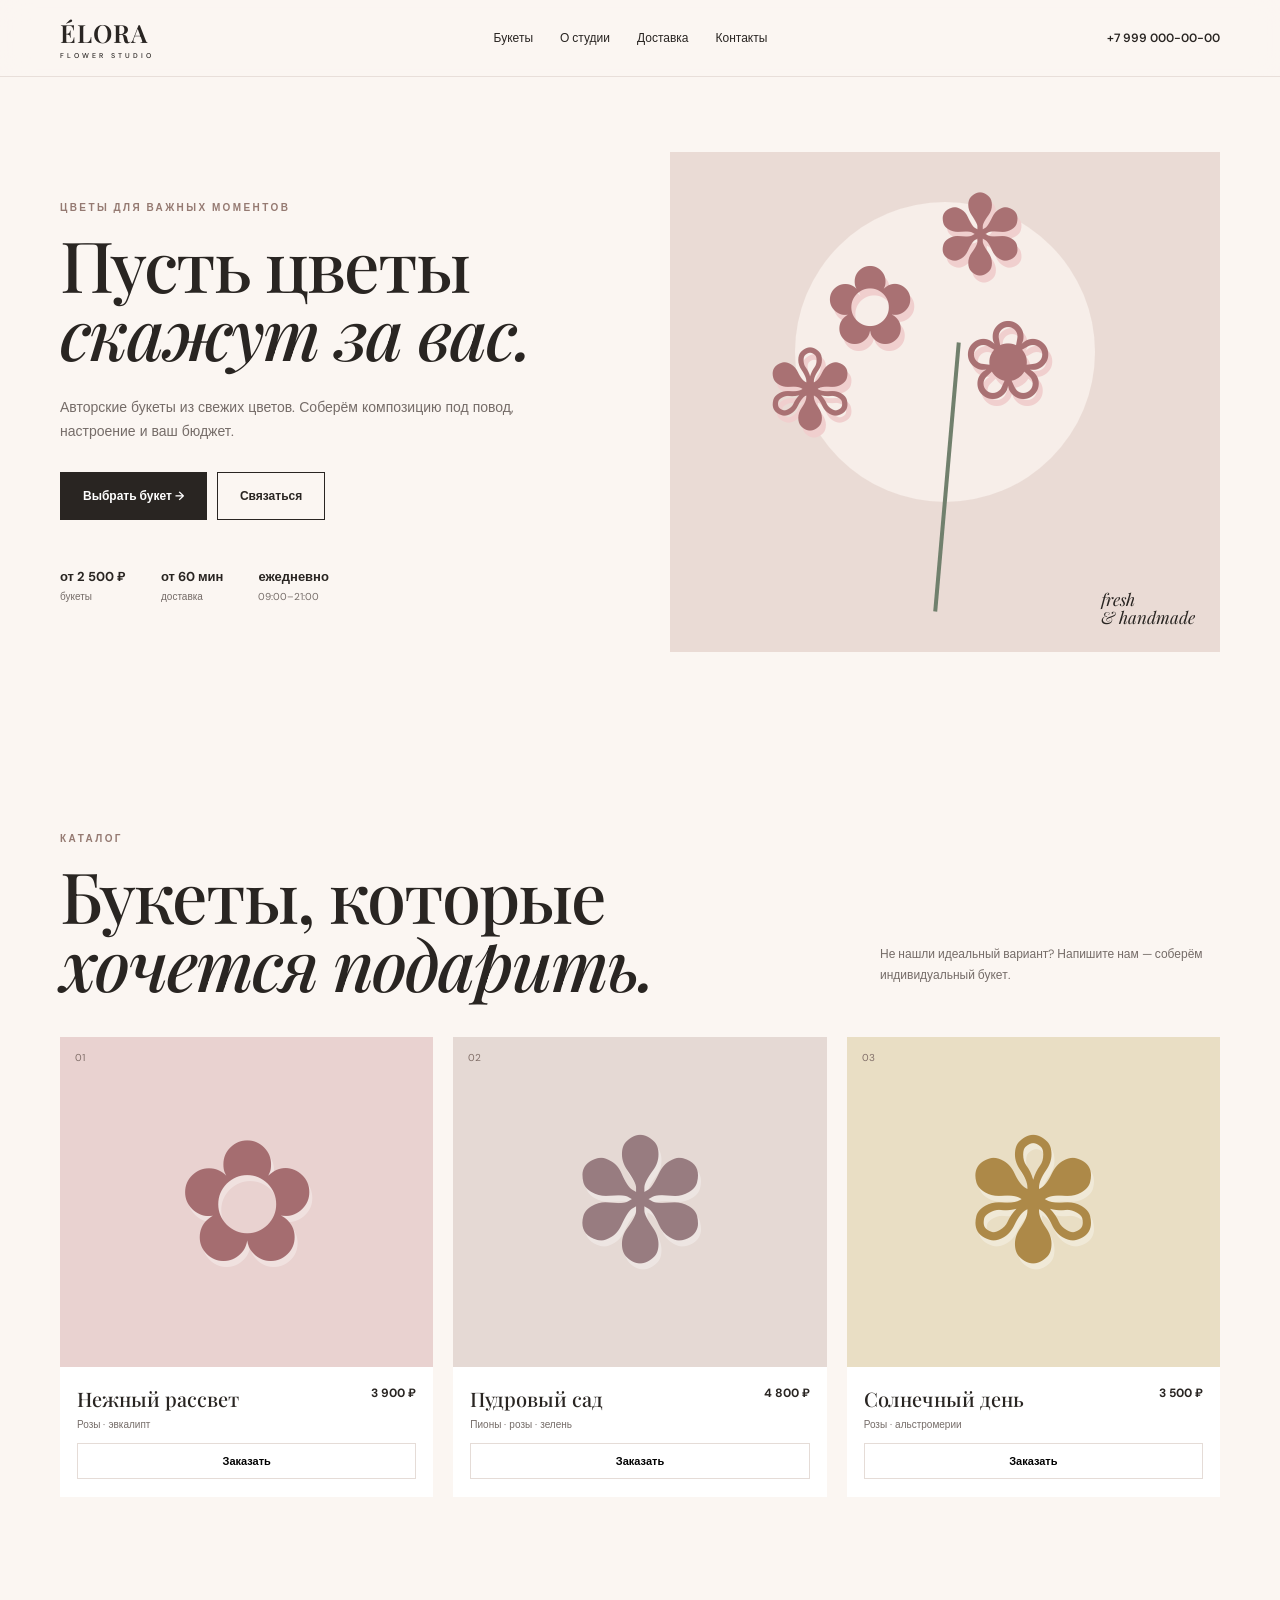
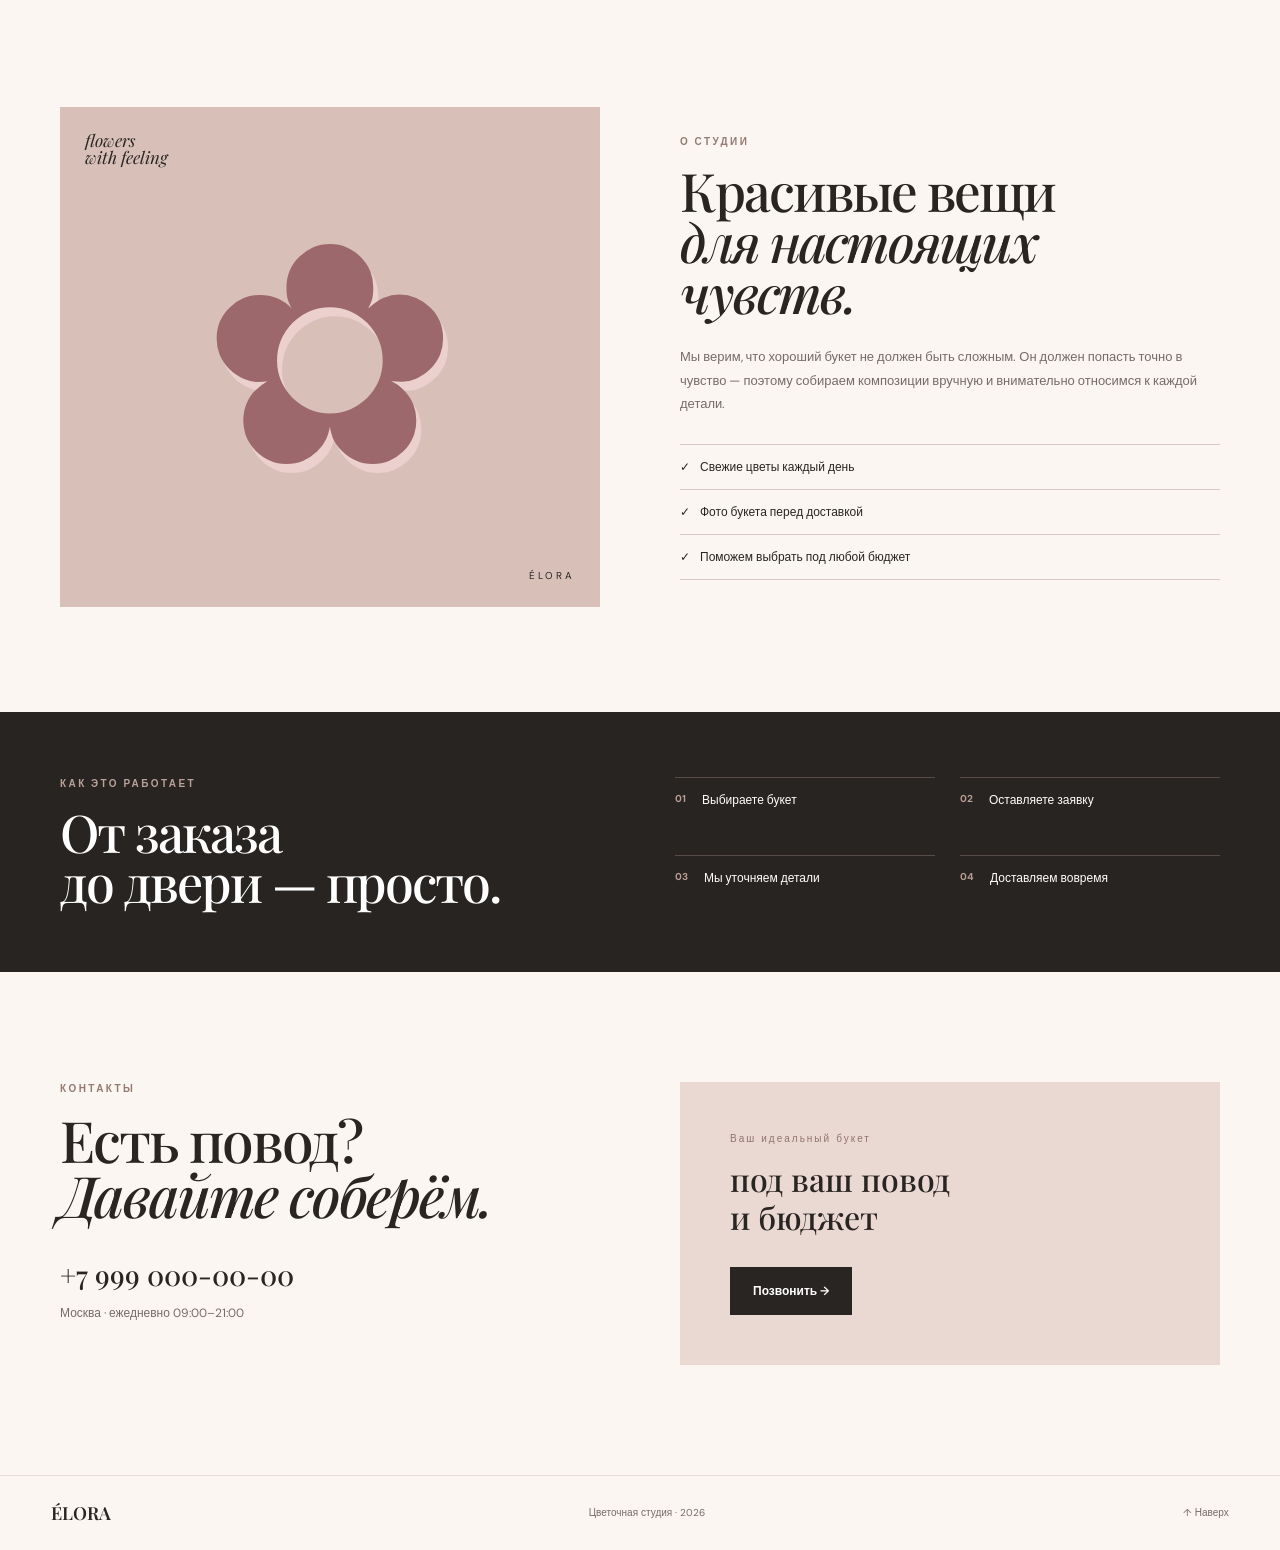
<file: web/flower-shop/index.html>
<!doctype html><html lang="ru"><head><meta charset="utf-8"><meta name="viewport" content="width=device-width,initial-scale=1"><meta name="theme-color" content="#fbf6f2"><title>ÉLORA — цветочная студия</title><meta name="description" content="Авторские букеты и доставка цветов."><link rel="stylesheet" href="style.css"></head><body><header><div class="nav"><a class="logo" href="#top">ÉLORA<span>FLOWER STUDIO</span></a><nav><a href="#catalog">Букеты</a><a href="#about">О студии</a><a href="#delivery">Доставка</a><a href="#contacts">Контакты</a></nav><a class="tel" href="tel:+79990000000">+7 999 000-00-00</a><button class="menu">☰</button></div></header><main id="top"><section class="hero"><div class="hero-copy"><p class="eyebrow">ЦВЕТЫ ДЛЯ ВАЖНЫХ МОМЕНТОВ</p><h1>Пусть цветы<br><i>скажут за вас.</i></h1><p>Авторские букеты из свежих цветов. Соберём композицию под повод, настроение и ваш бюджет.</p><div class="actions"><a class="btn dark" href="#catalog">Выбрать букет →</a><a class="btn" href="#contacts">Связаться</a></div><div class="facts"><b>от 2 500 ₽<small>букеты</small></b><b>от 60 мин<small>доставка</small></b><b>ежедневно<small>09:00–21:00</small></b></div></div><div class="hero-photo"><div class="petal p1">✿</div><div class="petal p2">✽</div><div class="petal p3">❀</div><div class="petal p4">✾</div><div class="stem"></div><span>fresh<br>& handmade</span></div></section><section id="catalog" class="section"><div class="head"><div><p class="eyebrow">КАТАЛОГ</p><h2>Букеты, которые<br><i>хочется подарить.</i></h2></div><p>Не нашли идеальный вариант? Напишите нам — соберём индивидуальный букет.</p></div><div class="grid"><article class="product"><div class="art rose"><span>01</span><b>✿</b></div><div class="product-info"><div><h3>Нежный рассвет</h3><p>Розы · эвкалипт</p></div><strong>3 900 ₽</strong></div><button data-name="Нежный рассвет" data-price="3 900 ₽">Заказать</button></article><article class="product"><div class="art nude"><span>02</span><b>✽</b></div><div class="product-info"><div><h3>Пудровый сад</h3><p>Пионы · розы · зелень</p></div><strong>4 800 ₽</strong></div><button data-name="Пудровый сад" data-price="4 800 ₽">Заказать</button></article><article class="product"><div class="art yellow"><span>03</span><b>✾</b></div><div class="product-info"><div><h3>Солнечный день</h3><p>Розы · альстромерии</p></div><strong>3 500 ₽</strong></div><button data-name="Солнечный день" data-price="3 500 ₽">Заказать</button></article></div></section><section id="about" class="about"><div class="about-art"><b>flowers<br>with feeling</b><span>ÉLORA</span></div><div><p class="eyebrow">О СТУДИИ</p><h2>Красивые вещи<br><i>для настоящих чувств.</i></h2><p>Мы верим, что хороший букет не должен быть сложным. Он должен попасть точно в чувство — поэтому собираем композиции вручную и внимательно относимся к каждой детали.</p><ul><li>Свежие цветы каждый день</li><li>Фото букета перед доставкой</li><li>Поможем выбрать под любой бюджет</li></ul></div></section><section id="delivery" class="delivery"><div><p class="eyebrow">КАК ЭТО РАБОТАЕТ</p><h2>От заказа<br>до двери — просто.</h2></div><div class="steps"><div><b>01</b><span>Выбираете букет</span></div><div><b>02</b><span>Оставляете заявку</span></div><div><b>03</b><span>Мы уточняем детали</span></div><div><b>04</b><span>Доставляем вовремя</span></div></div></section><section id="contacts" class="contacts"><div><p class="eyebrow">КОНТАКТЫ</p><h2>Есть повод?<br><i>Давайте соберём.</i></h2><a class="big" href="tel:+79990000000">+7 999 000-00-00</a><p>Москва · ежедневно 09:00–21:00</p></div><div class="contact-card"><span>Ваш идеальный букет</span><strong>под ваш повод<br>и бюджет</strong><a class="btn dark" href="tel:+79990000000">Позвонить →</a></div></section></main><footer><b>ÉLORA</b><span>Цветочная студия · 2026</span><a href="#top">↑ Наверх</a></footer><div class="modal" id="modal"><div class="modal-box"><button class="close">×</button><p class="eyebrow">ЗАКАЗ БУКЕТА</p><h2>Оставьте контакты</h2><p id="chosen"></p><form id="form"><input id="name" required placeholder="Ваше имя"><input id="phone" required type="tel" placeholder="Телефон"><textarea placeholder="Комментарий: дата, адрес, пожелания"></textarea><button class="btn dark">Отправить заявку →</button></form><small>Демо-форма. Перед продажей заменим телефон, адрес и подключим заявки владельцу.</small></div></div><script src="app.js"></script></body></html>
</file>
<file: web/flower-shop/style.css>
@import url('https://fonts.googleapis.com/css2?family=DM+Sans:wght@400;500;600&family=Playfair+Display:ital,wght@0,500;1,500;1,600&display=swap');:root{--ink:#292522;--muted:#756c68;--bg:#fbf6f2;--line:#e5dcd7}*{box-sizing:border-box}html{scroll-behavior:smooth}body{margin:0;background:var(--bg);color:var(--ink);font-family:'DM Sans',sans-serif}a{text-decoration:none;color:inherit}header{position:sticky;top:0;z-index:5;background:#fbf6f2e8;backdrop-filter:blur(15px);border-bottom:1px solid #e8dfda}.nav{height:76px;width:min(1160px,92%);margin:auto;display:flex;align-items:center;gap:30px}.logo{font:600 25px 'Playfair Display';letter-spacing:1px}.logo span{display:block;font:500 7px 'DM Sans';letter-spacing:3px;margin-top:2px}.nav nav{display:flex;gap:27px;margin:auto;font-size:12px}.nav nav a:hover{opacity:.5}.tel{font-size:12px;font-weight:600}.menu{display:none;background:none;border:0;font-size:22px}.hero,.section,.about,.contacts{width:min(1160px,92%);margin:auto}.hero{min-height:650px;display:grid;grid-template-columns:1fr 1fr;gap:60px;align-items:center;padding:65px 0}.eyebrow{font-size:10px;letter-spacing:2.4px;color:#957a72;font-weight:600;margin:0 0 17px}.hero h1,.section h2,.about h2,.contacts h2,.delivery h2{font:500 clamp(45px,5.5vw,75px)/.96 'Playfair Display';letter-spacing:-2px;margin:0}.hero h1 i,.section h2 i,.about h2 i,.contacts h2 i{font-weight:500}.hero-copy>p:not(.eyebrow){max-width:510px;color:var(--muted);line-height:1.75;font-size:14px;margin:28px 0}.actions{display:flex;gap:10px}.btn{display:inline-flex;justify-content:center;align-items:center;padding:15px 22px;border:1px solid var(--ink);font-size:12px;font-weight:600;cursor:pointer}.dark{background:var(--ink);color:white}.facts{display:flex;gap:35px;margin-top:48px}.facts b{font-size:13px}.facts small{display:block;color:var(--muted);font-weight:400;font-size:10px;margin-top:5px}.hero-photo{height:500px;background:#eadbd5;position:relative;overflow:hidden;display:flex;justify-content:center;align-items:center}.hero-photo:before{content:'';width:300px;height:300px;background:#f7eee9;border-radius:50%;position:absolute;top:50px}.petal{position:absolute;font:110px Georgia;color:#a97173;text-shadow:4px 7px #f0cfce}.p1{top:90px;left:28%}.p2{top:20px;left:48%}.p3{top:145px;left:53%}.p4{top:175px;left:17%}.stem{position:absolute;width:4px;height:270px;background:#71806d;top:190px;left:50%;transform:rotate(5deg)}.hero-photo span{position:absolute;bottom:25px;right:25px;font:italic 17px 'Playfair Display';line-height:1.05}.section{padding:105px 0}.head{display:flex;justify-content:space-between;align-items:end;margin-bottom:40px}.head>p{max-width:340px;color:var(--muted);font-size:12px;line-height:1.7}.grid{display:grid;grid-template-columns:repeat(3,1fr);gap:20px}.product{background:#fff;padding-bottom:18px;transition:.25s}.product:hover{transform:translateY(-5px);box-shadow:0 18px 35px #3d2a2412}.art{height:330px;position:relative;display:flex;align-items:center;justify-content:center;overflow:hidden}.art span{position:absolute;left:15px;top:14px;font-size:10px;color:#806e68}.art b{font:170px Georgia;color:#a56d70;text-shadow:3px 6px #ffffff55}.rose{background:#e9d2d0}.nude{background:#e5d9d4}.nude b{color:#987c80}.yellow{background:#e9dec4}.yellow b{color:#ad8948}.product-info{display:flex;justify-content:space-between;padding:18px 17px 12px;gap:10px}.product h3{font:500 20px 'Playfair Display';margin:0 0 6px}.product p{font-size:10px;color:var(--muted);margin:0}.product-info>strong{font-size:12px;white-space:nowrap}.product>button{width:calc(100% - 34px);margin:0 17px;padding:11px;border:1px solid var(--line);background:white;font-weight:600;font-size:11px;cursor:pointer}.product>button:hover{background:var(--ink);color:#fff}.about{display:grid;grid-template-columns:1fr 1fr;gap:80px;align-items:center;padding:105px 0}.about-art{height:500px;background:#d8c0b9;position:relative;display:flex;align-items:center;justify-content:center;overflow:hidden}.about-art:before{content:'✿';font:310px Georgia;color:#9c686b;text-shadow:5px 9px #ecd0ce}.about-art b{position:absolute;top:25px;left:25px;font:italic 17px 'Playfair Display';line-height:1}.about-art span{position:absolute;bottom:25px;right:25px;font-size:10px;letter-spacing:3px}.about h2{font-size:53px}.about>div:last-child>p:not(.eyebrow){color:var(--muted);line-height:1.8;font-size:13px;margin:28px 0}.about ul{padding:0;margin:0;list-style:none;border-top:1px solid #d7cac5}.about li{padding:14px 0;border-bottom:1px solid #d7cac5;font-size:12px}.about li:before{content:'✓';margin-right:10px}.delivery{background:#282421;color:#fff;padding:65px max(4%,calc((100% - 1160px)/2));display:grid;grid-template-columns:1fr 1fr;gap:70px}.delivery .eyebrow{color:#b9a19a}.delivery h2{font-size:52px}.steps{display:grid;grid-template-columns:1fr 1fr;gap:25px}.steps div{border-top:1px solid #554c48;padding-top:14px;display:flex;gap:16px}.steps b{font-size:10px;color:#b99e96}.steps span{font-size:12px}.contacts{padding:110px 0;display:grid;grid-template-columns:1fr 1fr;gap:80px}.contacts h2{font-size:57px}.big{display:block;font:500 28px 'Playfair Display';margin:35px 0 10px}.contacts>div:first-child>p:last-child{color:var(--muted);font-size:12px}.contact-card{background:#ead8d2;padding:50px;display:flex;flex-direction:column;align-items:flex-start;justify-content:center}.contact-card span{font-size:10px;letter-spacing:2px;color:#92746d}.contact-card strong{font:500 32px/1.2 'Playfair Display';margin:15px 0 30px}footer{border-top:1px solid var(--line);padding:25px 4%;display:flex;justify-content:space-between;align-items:center;font-size:10px;color:var(--muted)}footer b{color:var(--ink);font:600 18px 'Playfair Display'}.modal{position:fixed;inset:0;background:#251f1dcc;z-index:20;display:none;align-items:center;justify-content:center;padding:20px}.modal.open{display:flex}.modal-box{width:min(460px,100%);background:#fffaf8;padding:35px;position:relative}.close{position:absolute;right:15px;top:10px;border:0;background:none;font-size:27px;cursor:pointer}.modal h2{font:500 40px 'Playfair Display';margin:0 0 8px}.modal form{display:grid;gap:10px;margin-top:20px}.modal input,.modal textarea{padding:14px;border:1px solid var(--line);font:13px 'DM Sans'}.modal textarea{min-height:90px}.modal small{display:block;color:#999;font-size:9px;line-height:1.5;margin-top:13px}@media(max-width:800px){.nav nav,.tel{display:none}.menu{display:block;margin-left:auto}.hero,.about,.contacts{grid-template-columns:1fr}.hero-photo{order:-1;height:390px}.grid{grid-template-columns:1fr 1fr}.delivery{grid-template-columns:1fr;padding:55px 4%}.head{display:block}.head>p{margin-top:20px}.about-art{height:380px}}@media(max-width:500px){.hero{padding:45px 0}.hero h1{font-size:52px}.grid{gap:10px}.art{height:220px}.art b{font-size:110px}.product-info{display:block}.product-info>strong{display:block;margin-top:8px}.about h2,.contacts h2,.delivery h2{font-size:43px}.facts{gap:18px}.hero-photo{height:350px}.modal-box{padding:28px 22px}}
</file>
